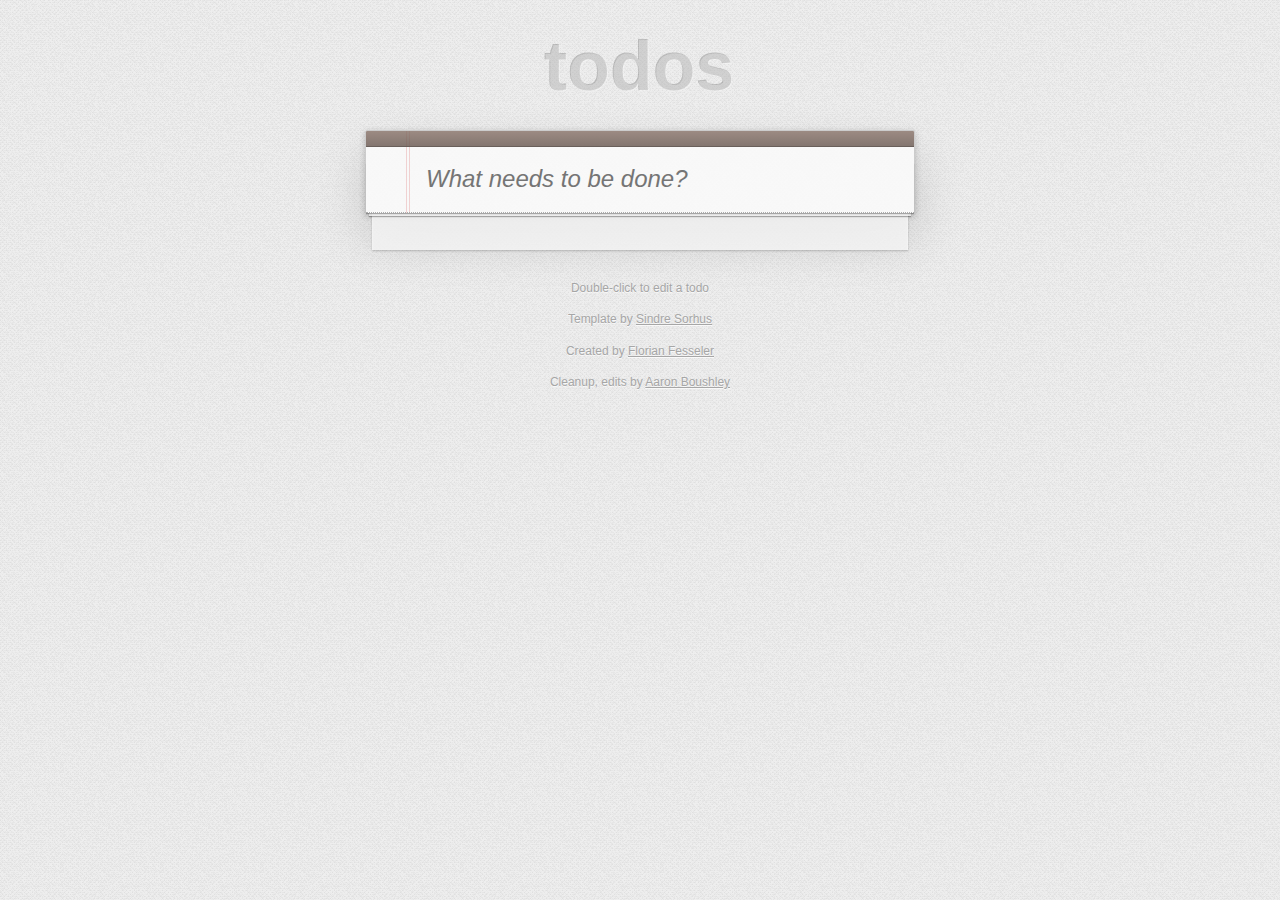
<file: Rx Training Files/Day1/07-Electives/CSharp/VisualStudio/PouchDbSOTW/index.html>
<!doctype html>
<html lang="en">
  <head>
    <meta charset="utf-8">
    <meta http-equiv="X-UA-Compatible" content="IE=edge,chrome=1">
    <title>VanillaJS • TodoMVC</title>
    <link rel="stylesheet" href="style/base.css">
    <!--[if IE]>
      <script src="style/ie.js"></script>
    <![endif]-->
  </head>
  <body>
    <section id="todoapp">
      <header id="header">
	<h1>todos</h1>
	<input id="new-todo" placeholder="What needs to be done?" autofocus>
      </header>
      <section id="main">
	<ul id="todo-list"></ul>
      </section>
      <footer id="footer">
	<span id="todo-count"></span>
        <div id="sync-wrapper">
          <div id="sync-success">Currently syncing</div>
          <div id="sync-error">There was a problem syncing</div>
        </div>
      </footer>
    </section>
      <footer id="info">
          <p>Double-click to edit a todo</p>
          <p>Template by <a href="http://github.com/sindresorhus">Sindre Sorhus</a></p>
          <p>Created by <a href="http://twitter.com/ffesseler">Florian Fesseler</a></p>
          <p>Cleanup, edits by <a href="http://github.com/boushley">Aaron Boushley</a></p>
      </footer>
      <script src="js/pouchdb.js"></script>
    <script src="js/base.js"></script>
    <script src="js/app.js"></script>
    <!--<script src="js/appReactive.js"></script>-->
  </body>
</html>
</file>
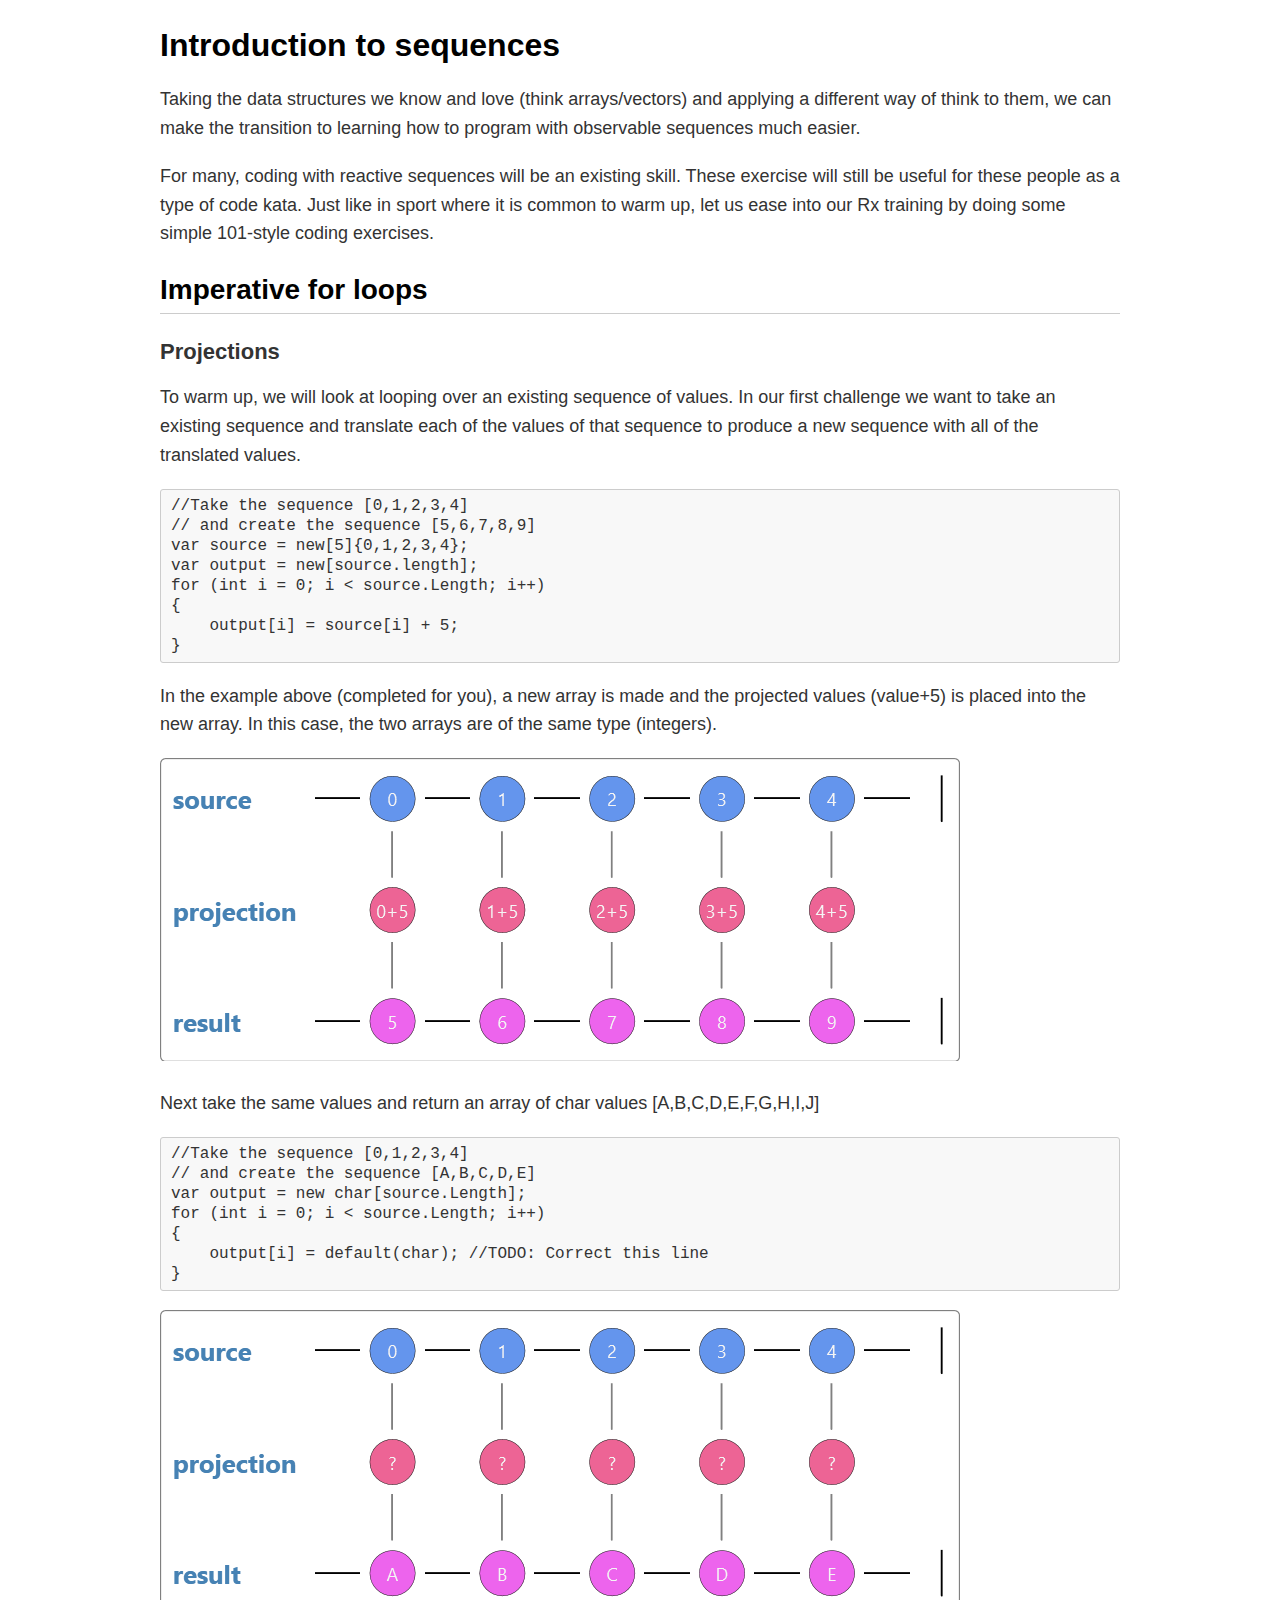
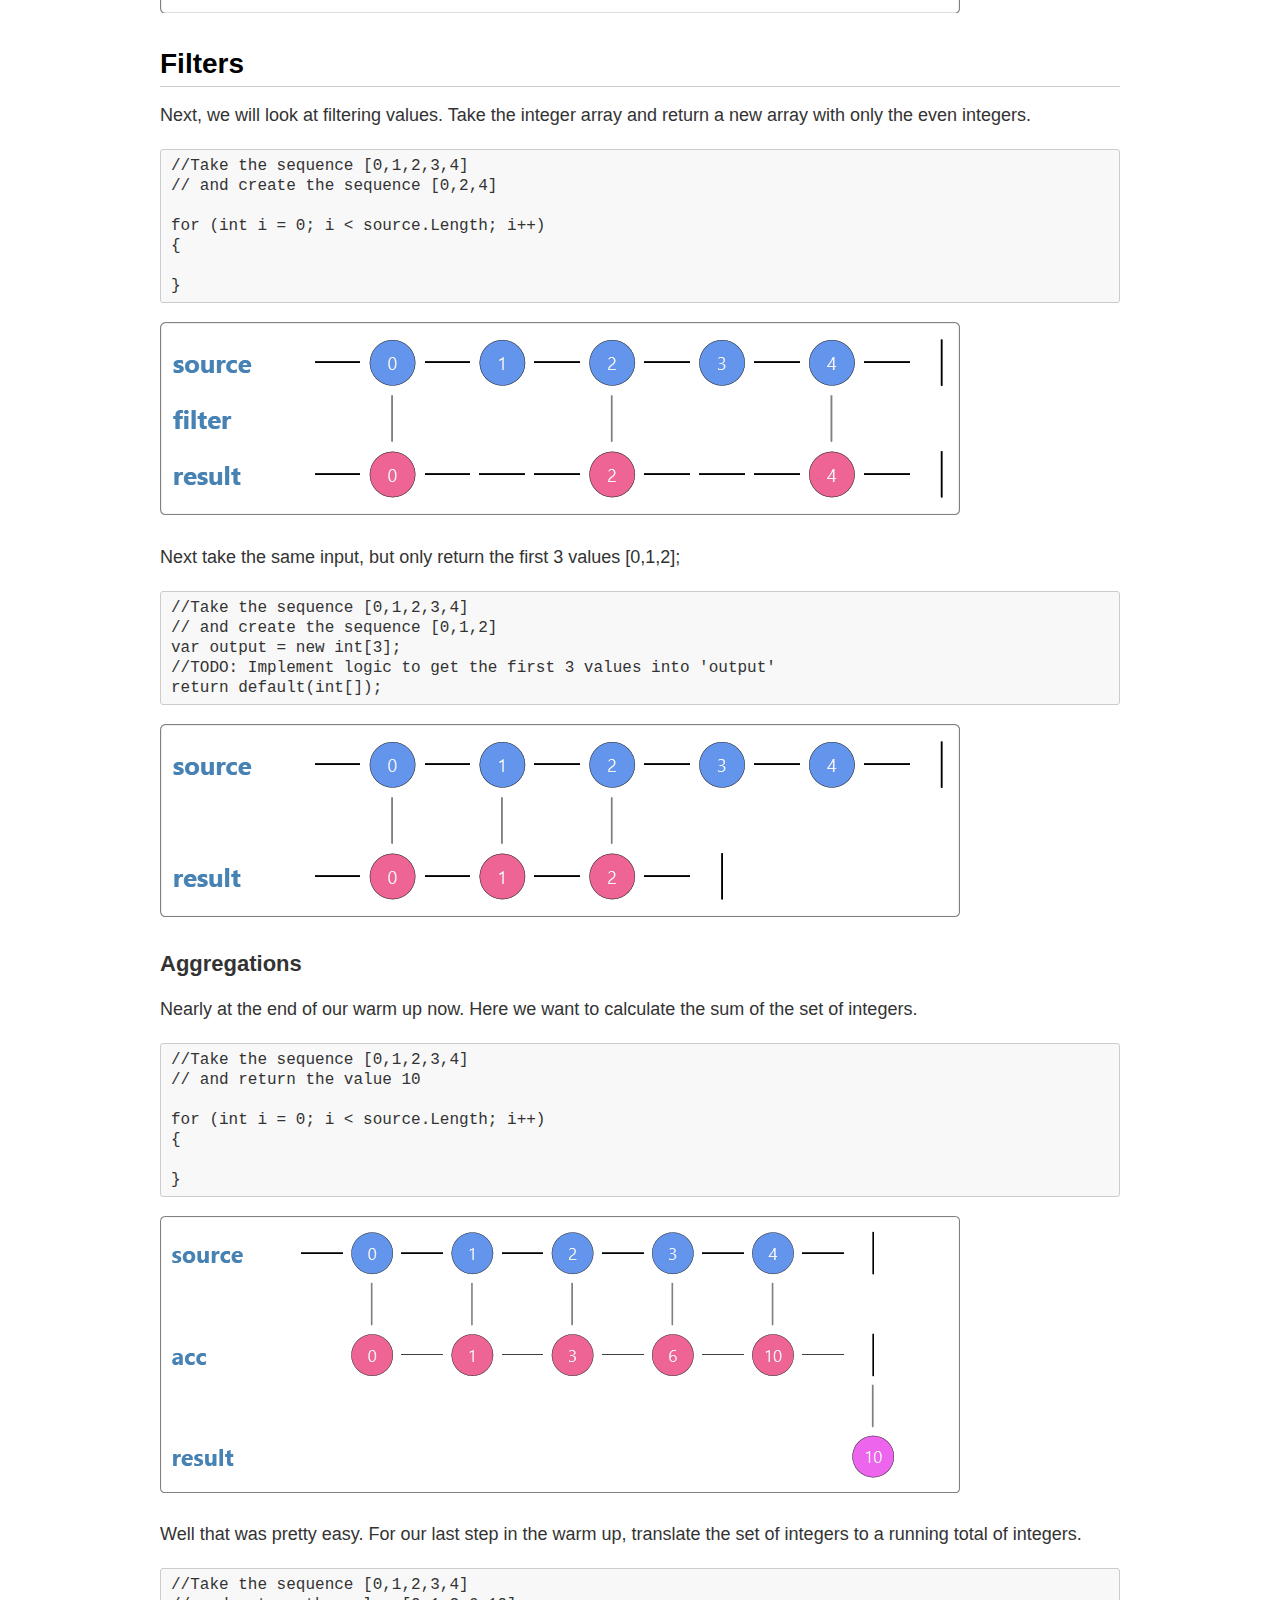
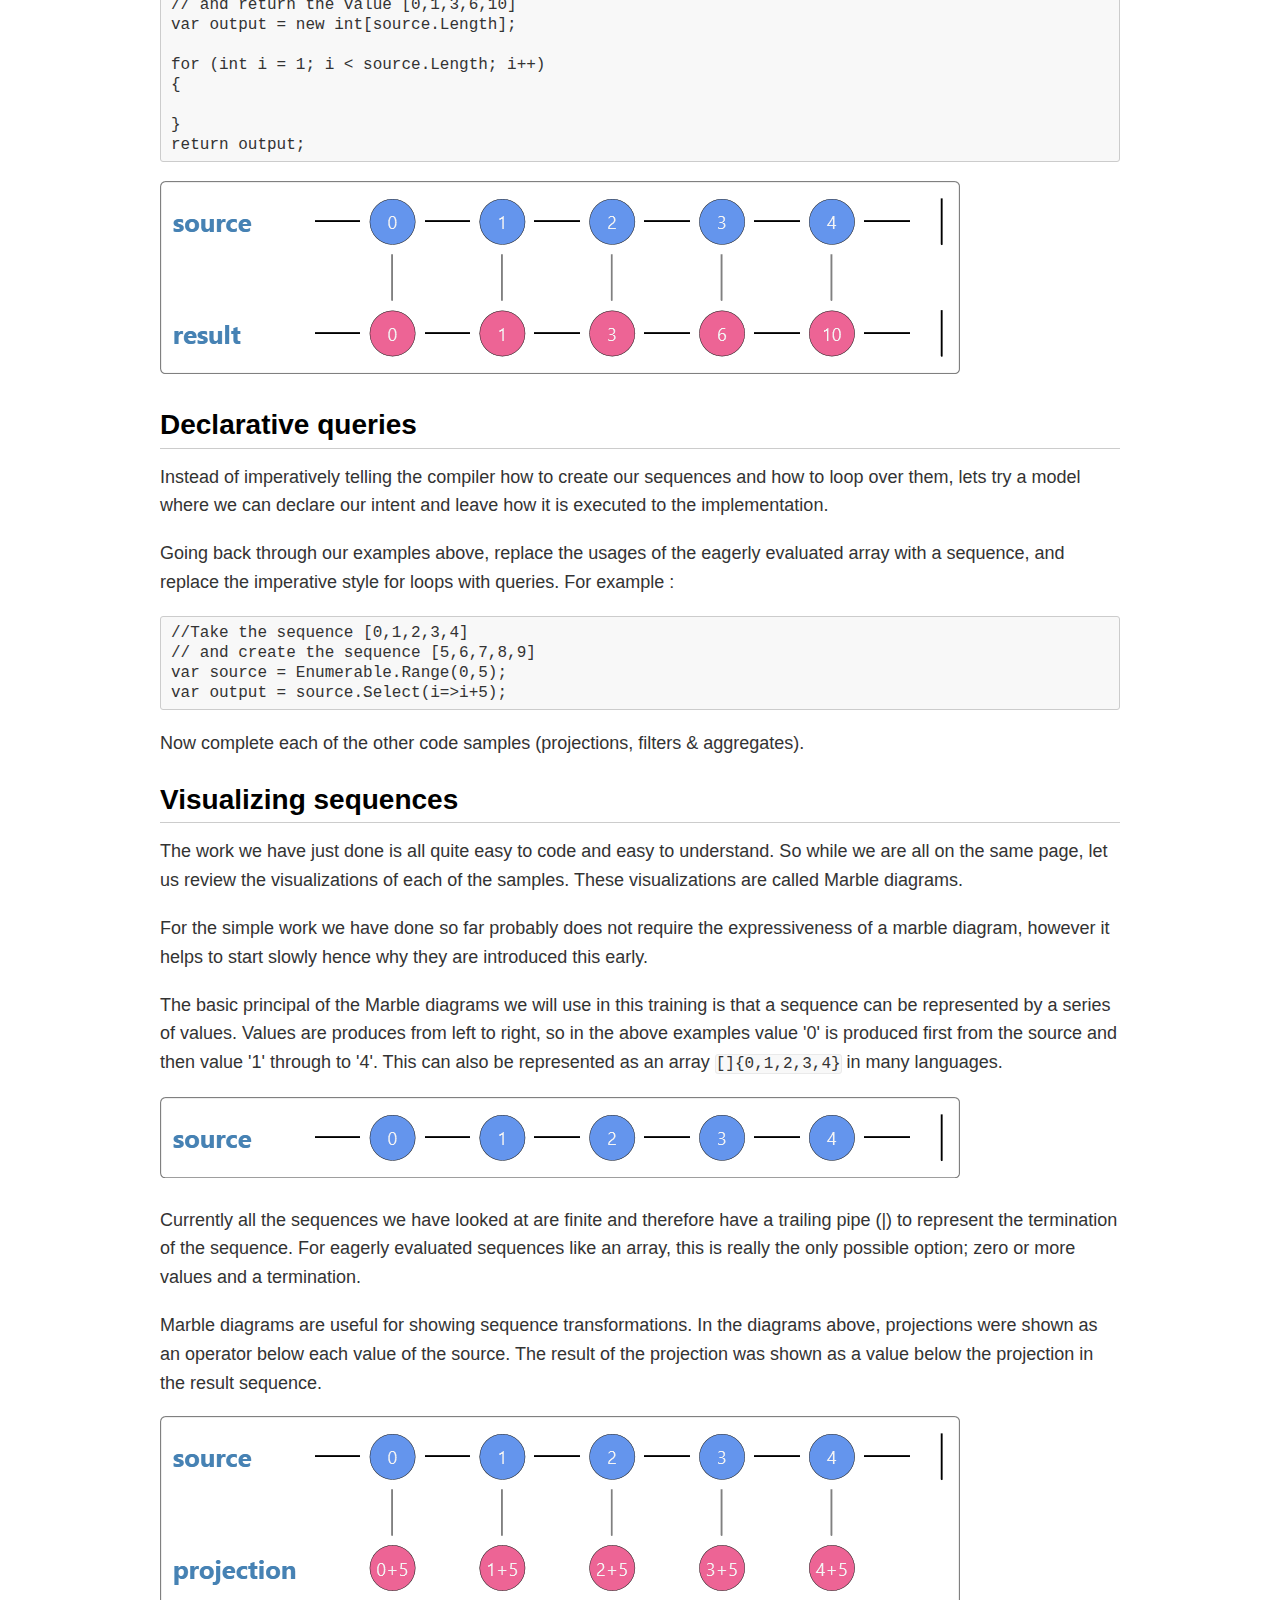
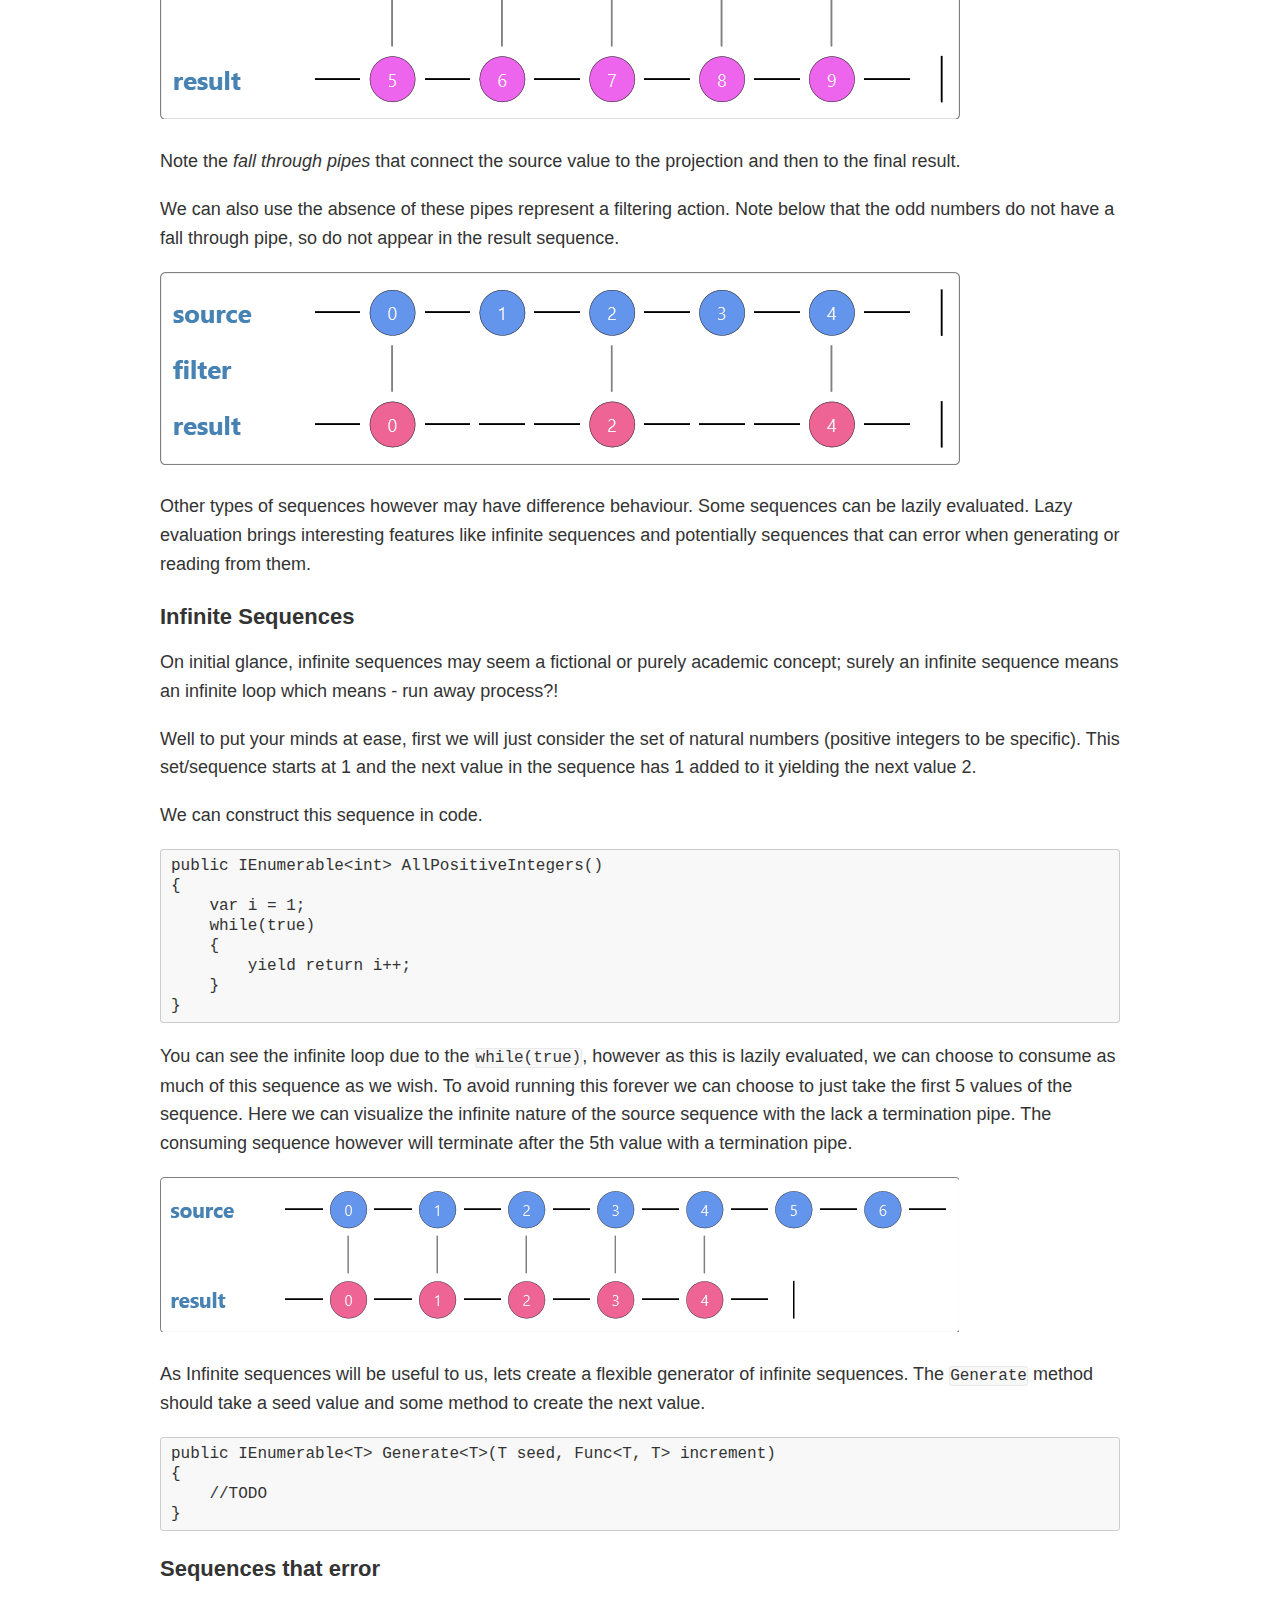
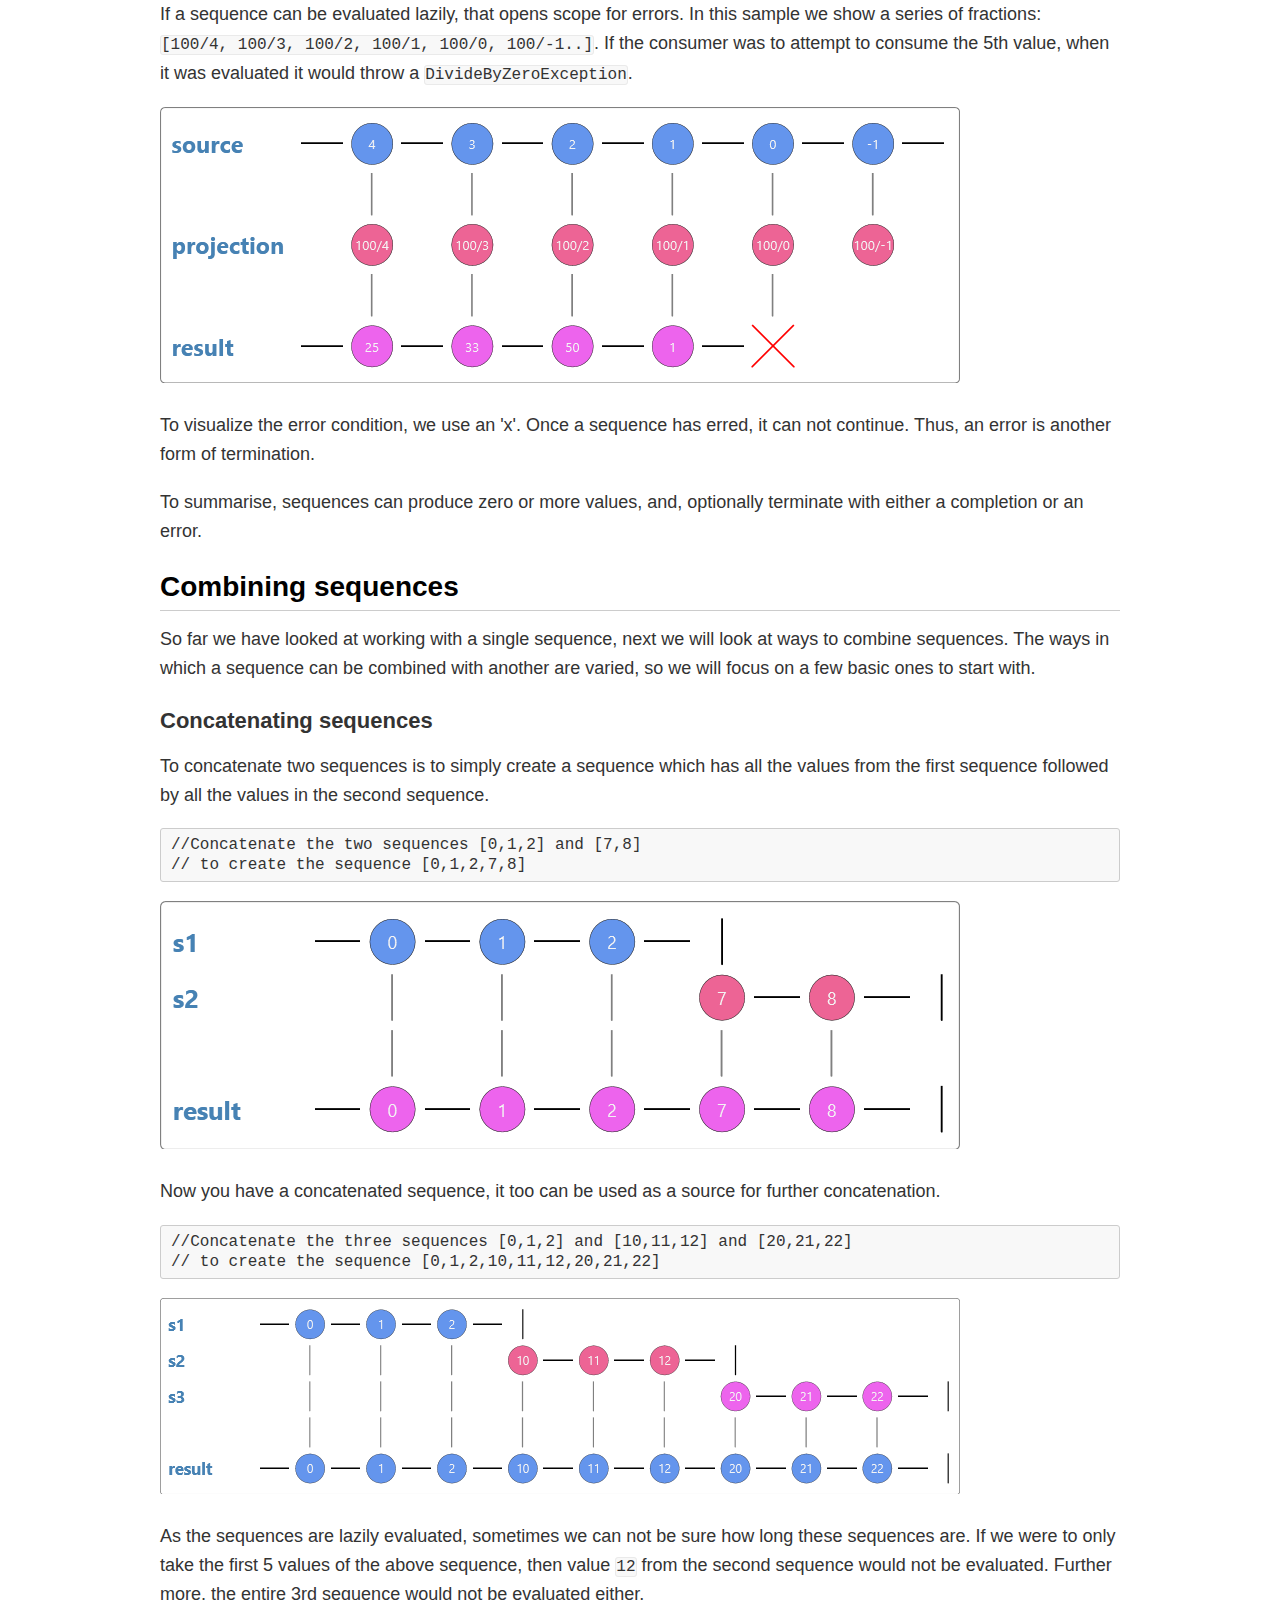
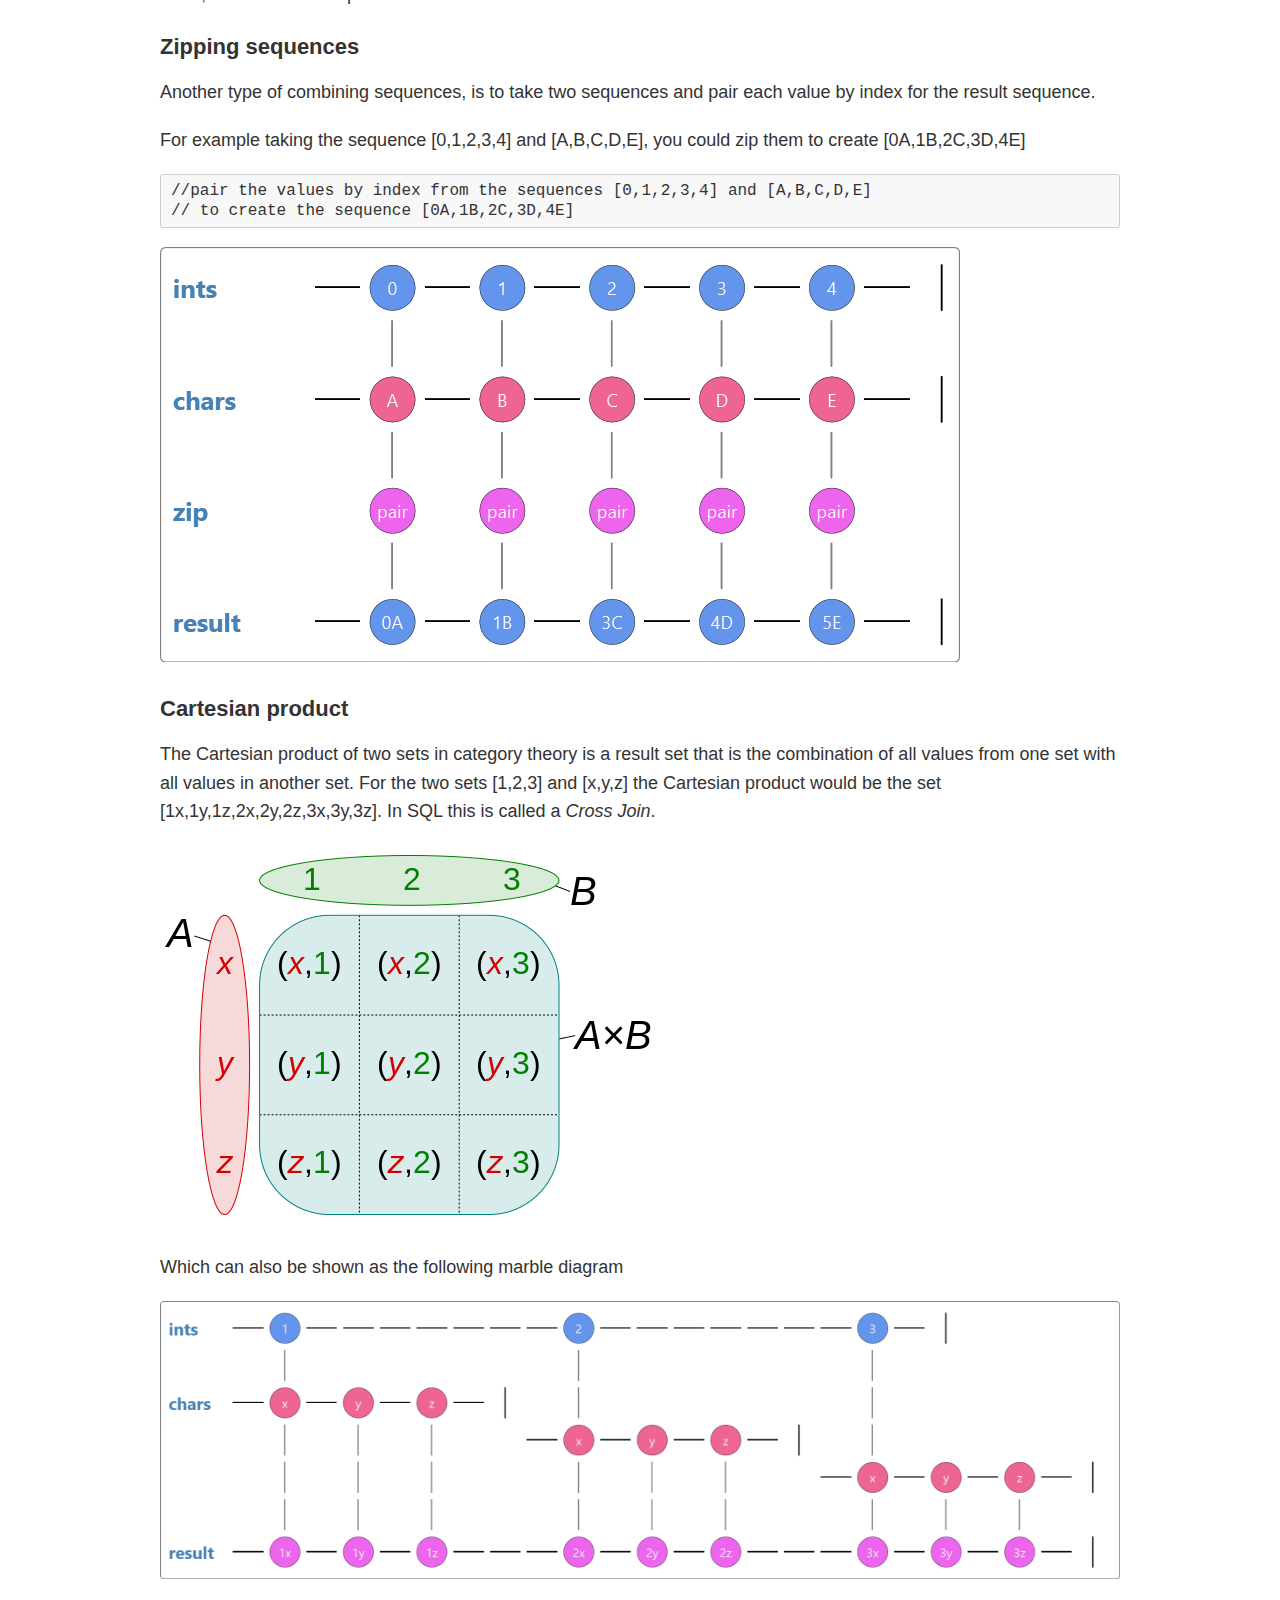
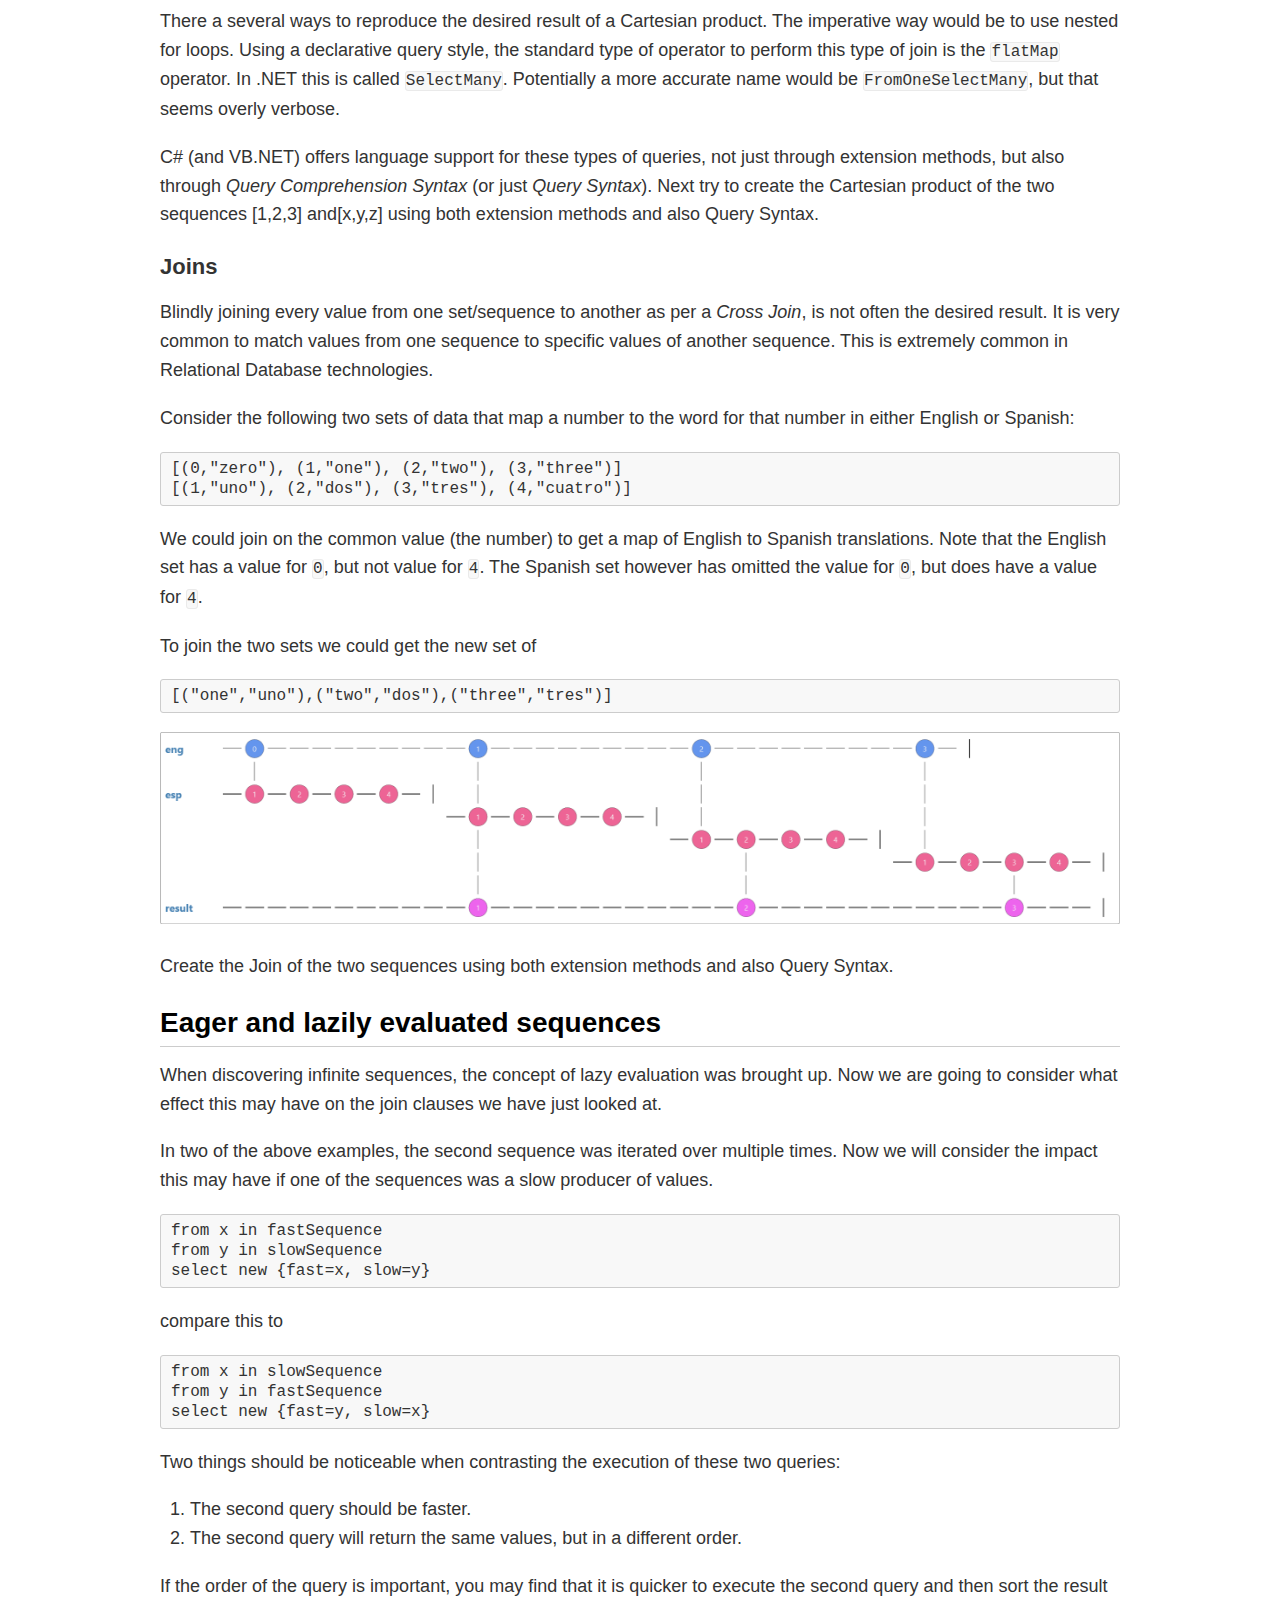
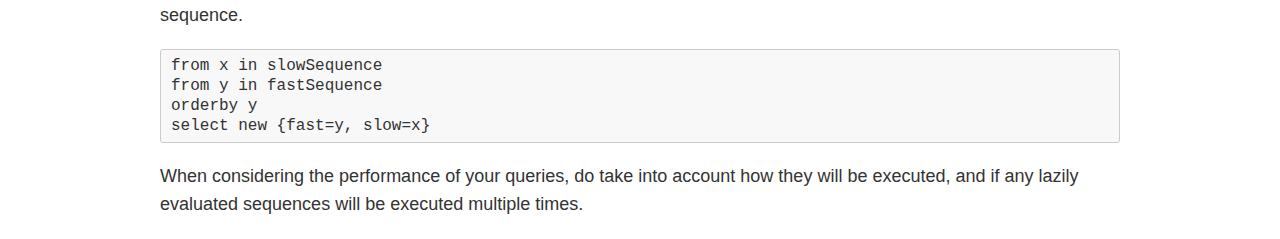
<file: Rx Training Files/Day1/01-Introduction to Sequences/Readme.html>
<!DOCTYPE html>
<html>
<head>
<title>Readme</title>
<meta http-equiv="Content-Type" content="text/html; charset=utf-8" />
<style type="text/css">
/* GitHub stylesheet for MarkdownPad (http://markdownpad.com) */
/* Author: Nicolas Hery - http://nicolashery.com */
/* Version: b13fe65ca28d2e568c6ed5d7f06581183df8f2ff */
/* Source: https://github.com/nicolahery/markdownpad-github */

/* RESET
=============================================================================*/

html, body, div, span, applet, object, iframe, h1, h2, h3, h4, h5, h6, p, blockquote, pre, a, abbr, acronym, address, big, cite, code, del, dfn, em, img, ins, kbd, q, s, samp, small, strike, strong, sub, sup, tt, var, b, u, i, center, dl, dt, dd, ol, ul, li, fieldset, form, label, legend, table, caption, tbody, tfoot, thead, tr, th, td, article, aside, canvas, details, embed, figure, figcaption, footer, header, hgroup, menu, nav, output, ruby, section, summary, time, mark, audio, video {
  margin: 0;
  padding: 0;
  border: 0;
}

/* BODY
=============================================================================*/

body {
  font-family: Helvetica, arial, freesans, clean, sans-serif;
  font-size: 18px;
  line-height: 1.6;
  color: #333;
  background-color: #fff;
  padding: 20px;
  max-width: 960px;
  margin: 0 auto;
}

body>*:first-child {
  margin-top: 0 !important;
}

body>*:last-child {
  margin-bottom: 0 !important;
}

/* BLOCKS
=============================================================================*/

p, blockquote, ul, ol, dl, table, pre {
  margin: 19px 0;
}

/* HEADERS
=============================================================================*/

h1, h2, h3, h4, h5, h6 {
  margin: 20px 0 10px;
  padding: 0;
  font-weight: bold;
  -webkit-font-smoothing: antialiased;
}

h1 tt, h1 code, h2 tt, h2 code, h3 tt, h3 code, h4 tt, h4 code, h5 tt, h5 code, h6 tt, h6 code {
  font-size: inherit;
}

h1 {
  font-size:32px;
  color: #000;
}

h2 {
  font-size: 28px;
  border-bottom: 1px solid #ccc;
  color: #000;
}

h3 {
  font-size: 22px;
}

h4 {
  font-size: 20px;
}

h5 {
  font-size: 18px;
}

h6 {
  color: #777;
  font-size: 18px;
}

body>h2:first-child, body>h1:first-child, body>h1:first-child+h2, body>h3:first-child, body>h4:first-child, body>h5:first-child, body>h6:first-child {
  margin-top: 0;
  padding-top: 0;
}

a:first-child h1, a:first-child h2, a:first-child h3, a:first-child h4, a:first-child h5, a:first-child h6 {
  margin-top: 0;
  padding-top: 0;
}

h1+p, h2+p, h3+p, h4+p, h5+p, h6+p {
  margin-top: 14px;
}

/* LINKS
=============================================================================*/

a {
  color: #4183C4;
  text-decoration: none;
}

a:hover {
  text-decoration: underline;
}

/* LISTS
=============================================================================*/

ul, ol {
  padding-left: 30px;
}

ul li > :first-child, 
ol li > :first-child, 
ul li ul:first-of-type, 
ol li ol:first-of-type, 
ul li ol:first-of-type, 
ol li ul:first-of-type {
  margin-top: 0px;
}

ul ul, ul ol, ol ol, ol ul {
  margin-bottom: 0;
}

dl {
  padding: 0;
}

dl dt {
  font-size: 18px;
  font-weight: bold;
  font-style: italic;
  padding: 0;
  margin: 15px 0 5px;
}

dl dt:first-child {
  padding: 0;
}

dl dt>:first-child {
  margin-top: 0px;
}

dl dt>:last-child {
  margin-bottom: 0px;
}

dl dd {
  margin: 0 0 15px;
  padding: 0 15px;
}

dl dd>:first-child {
  margin-top: 0px;
}

dl dd>:last-child {
  margin-bottom: 0px;
}

/* CODE
=============================================================================*/

pre, code, tt {
  font-size: 16px;
  font-family: Consolas, "Liberation Mono", Courier, monospace;
}

code, tt {
  margin: 0 0px;
  padding: 0px 0px;
  white-space: nowrap;
  border: 1px solid #eaeaea;
  background-color: #f8f8f8;
  border-radius: 3px;
}

pre>code {
  margin: 0;
  padding: 0;
  white-space: pre;
  border: none;
  background: transparent;
}

pre {
  background-color: #f8f8f8;
  border: 1px solid #ccc;
  font-size: 17px;
  line-height: 19px;
  overflow: auto;
  padding: 6px 10px;
  border-radius: 3px;
}

pre code, pre tt {
  background-color: transparent;
  border: none;
}

kbd {
    -moz-border-bottom-colors: none;
    -moz-border-left-colors: none;
    -moz-border-right-colors: none;
    -moz-border-top-colors: none;
    background-color: #DDDDDD;
    background-image: linear-gradient(#F1F1F1, #DDDDDD);
    background-repeat: repeat-x;
    border-color: #DDDDDD #CCCCCC #CCCCCC #DDDDDD;
    border-image: none;
    border-radius: 2px 2px 2px 2px;
    border-style: solid;
    border-width: 1px;
    font-family: "Helvetica Neue",Helvetica,Arial,sans-serif;
    line-height: 10px;
    padding: 1px 4px;
}

/* QUOTES
=============================================================================*/

blockquote {
  border-left: 4px solid #DDD;
  padding: 0 15px;
  color: #777;
}

blockquote>:first-child {
  margin-top: 0px;
}

blockquote>:last-child {
  margin-bottom: 0px;
}

/* HORIZONTAL RULES
=============================================================================*/

hr {
  clear: both;
  margin: 15px 0;
  height: 0px;
  overflow: hidden;
  border: none;
  background: transparent;
  border-bottom: 4px solid #ddd;
  padding: 0;
}

/* TABLES
=============================================================================*/

table th {
  font-weight: bold;
}

table th, table td {
  border: 1px solid #ccc;
  padding: 6px 13px;
}

table tr {
  border-top: 1px solid #ccc;
  background-color: #fff;
}

table tr:nth-child(2n) {
  background-color: #f8f8f8;
}

/* IMAGES
=============================================================================*/

img {
  max-width: 100%
}
</style>
</head>
<body>
<h1>Introduction to sequences</h1>
<p>Taking the data structures we know and love (think arrays/vectors) and applying a different way of think to them, we can make the transition to learning how to program with observable sequences much easier.</p>
<p>For many, coding with reactive sequences will be an existing skill. 
These exercise will still be useful for these people as a type of code kata.
Just like in sport where it is common to warm up, let us ease into our Rx training by doing some simple 101-style coding exercises.</p>
<h2>Imperative for loops</h2>
<h3>Projections</h3>
<p>To warm up, we will look at looping over an existing sequence of values.
In our first challenge we want to take an existing sequence and translate each of the values of that sequence to produce a new sequence with all of the translated values.</p>
<pre><code>//Take the sequence [0,1,2,3,4]
// and create the sequence [5,6,7,8,9]
var source = new[5]{0,1,2,3,4};
var output = new[source.length];
for (int i = 0; i &lt; source.Length; i++)
{
    output[i] = source[i] + 5;
}
</code></pre>

<p>In the example above (completed for you), a new array is made and the projected values (value+5) is placed into the new array.
In this case, the two arrays are of the same type (integers).</p>
<p><img src="./resources/Marble_Add5.png" alt="Marble Diagram of projecting a sequence that adds 5 to the source sequence values" /></p>
<p>Next take the same values and return an array of char values [A,B,C,D,E,F,G,H,I,J]</p>
<pre><code>//Take the sequence [0,1,2,3,4]
// and create the sequence [A,B,C,D,E]
var output = new char[source.Length];
for (int i = 0; i &lt; source.Length; i++)
{
    output[i] = default(char); //TODO: Correct this line
}
</code></pre>

<p><img src="./resources/Marble_IntToChar.png" alt="Marble Diagram of projecting a sequence of integers in to characters" /></p>
<h2>Filters</h2>
<p>Next, we will look at filtering values.
Take the integer array and return a new array with only the even integers.</p>
<pre><code>//Take the sequence [0,1,2,3,4]
// and create the sequence [0,2,4]

for (int i = 0; i &lt; source.Length; i++)
{

}
</code></pre>

<p><img src="./resources/Marble_FilterOdds.png" alt="Marble Diagram of a sequence filtered by odd numbers" /></p>
<p>Next take the same input, but only return the first 3 values [0,1,2];</p>
<pre><code>//Take the sequence [0,1,2,3,4]
// and create the sequence [0,1,2]
var output = new int[3];
//TODO: Implement logic to get the first 3 values into 'output'
return default(int[]);
</code></pre>

<p><img src="./resources/Marble_Take3.png" alt="Marble Diagram of limiting a sequence to the first 3 values" /></p>
<h3>Aggregations</h3>
<p>Nearly at the end of our warm up now. 
Here we want to calculate the sum of the set of integers.</p>
<pre><code>//Take the sequence [0,1,2,3,4]
// and return the value 10

for (int i = 0; i &lt; source.Length; i++)
{

}
</code></pre>

<p><img src="./resources/Marble_Sum.png" alt="Marble Diagram of sequence of integers that projected to a single value of the sequence values" /></p>
<p>Well that was pretty easy. 
For our last step in the warm up, translate the set of integers to a running total of integers.</p>
<pre><code>//Take the sequence [0,1,2,3,4]
// and return the value [0,1,3,6,10]
var output = new int[source.Length];

for (int i = 1; i &lt; source.Length; i++)
{

}
return output;
</code></pre>

<p><img src="./resources/Marble_RunningSum.png" alt="Marble Diagram of projecting a sequence to a running total" /></p>
<h2>Declarative queries</h2>
<p>Instead of imperatively telling the compiler how to create our sequences and how to loop over them, lets try a model where we can declare our intent and leave how it is executed to the implementation.</p>
<p>Going back through our examples above, replace the usages of the eagerly evaluated array with a sequence, and replace the imperative style for loops with queries. For example :</p>
<pre><code>//Take the sequence [0,1,2,3,4]
// and create the sequence [5,6,7,8,9]
var source = Enumerable.Range(0,5);
var output = source.Select(i=&gt;i+5);
</code></pre>

<p>Now complete each of the other code samples (projections, filters &amp; aggregates).</p>
<h2>Visualizing sequences</h2>
<p>The work we have just done is all quite easy to code and easy to understand.
So while we are all on the same page, let us review the visualizations of each of the samples. These visualizations are called Marble diagrams. </p>
<p>For the simple work we have done so far probably does not require the expressiveness of a marble diagram, however it helps to start slowly hence why they are introduced this early. </p>
<p>The basic principal of the Marble diagrams we will use in this training is that a sequence can be represented by a series of values. Values are produces from left to right, so in the above examples value '0' is produced first from the source and then value '1' through to '4'. This can also be represented as an array <code>[]{0,1,2,3,4}</code> in many languages.</p>
<p><img src="./resources/Marble_0to4.png" alt="Marble diagram of a sequence from 0 to 4" /></p>
<p>Currently all the sequences we have looked at are finite and therefore have a trailing pipe (|) to represent the termination of the sequence. For eagerly evaluated sequences like an array, this is really the only possible option; zero or more values and a termination. </p>
<p>Marble diagrams are useful for showing sequence transformations. 
In the diagrams above, projections were shown as an operator below each value of the source. 
The result of the projection was shown as a value below the projection in the result sequence.</p>
<p><img src="./resources/Marble_Add5.png" alt="Marble Diagram of projecting a sequence that adds 5 to the source sequence values" /></p>
<p>Note the <em>fall through pipes</em> that connect the source value to the projection and then to the final result.</p>
<p>We can also use the absence of these pipes represent a filtering action.
Note below that the odd numbers do not have a fall through pipe, so do not appear in the result sequence.</p>
<p><img src="./resources/Marble_FilterOdds.png" alt="Marble Diagram of a sequence filtered by odd numbers" /></p>
<p>Other types of sequences however may have difference behaviour. Some sequences can be lazily evaluated. Lazy evaluation brings interesting features like infinite sequences and potentially sequences that can error when generating or reading from them.</p>
<h3>Infinite Sequences</h3>
<p>On initial glance, infinite sequences may seem a fictional or purely academic concept; surely an infinite sequence means an infinite loop which means - run away process?!</p>
<p>Well to put your minds at ease, first we will just consider the set of natural numbers (positive integers to be specific). This set/sequence starts at 1 and the next value in the sequence has 1 added to it yielding the next value 2.</p>
<p>We can construct this sequence in code.</p>
<pre><code>public IEnumerable&lt;int&gt; AllPositiveIntegers()
{
    var i = 1;
    while(true)
    {
        yield return i++;
    }
}
</code></pre>

<p>You can see the infinite loop due to the <code>while(true)</code>, however as this is lazily evaluated, we can choose to consume as much of this sequence as we wish. To avoid running this forever we can choose to just take the first 5 values of the sequence. Here we can visualize the infinite nature of the source sequence with the lack a termination pipe. The consuming sequence however will terminate after the 5th value with a termination pipe.</p>
<p><img src="./resources/Marble_Take5.png" alt="Marble Diagram of a sequence that only the first 5 values are consumed" /></p>
<p>As Infinite sequences will be useful to us, lets create a flexible generator of infinite sequences. The <code>Generate</code> method should take a seed value and some method to create the next value. </p>
<pre><code>public IEnumerable&lt;T&gt; Generate&lt;T&gt;(T seed, Func&lt;T, T&gt; increment)
{
    //TODO
}
</code></pre>

<h3>Sequences that error</h3>
<p>If a sequence can be evaluated lazily, that opens scope for errors. In this sample we show a series of fractions: <code>[100/4, 100/3, 100/2, 100/1, 100/0, 100/-1..]</code>. If the consumer was to attempt to consume the 5th value, when it was evaluated it would throw a <code>DivideByZeroException</code>.</p>
<p><img src="./resources/Marble_DivideByZero.png" alt="Marble Diagram of projecting a sequence that errors" /></p>
<p>To visualize the error condition, we use an 'x'. Once a sequence has erred, it can not continue. Thus, an error is another form of termination.</p>
<p>To summarise, sequences can produce zero or more values, and, optionally terminate with either a completion or an error.</p>
<h2>Combining sequences</h2>
<p>So far we have looked at working with a single sequence, next we will look at ways to combine sequences. 
The ways in which a sequence can be combined with another are varied, so we will focus on a few basic ones to start with.</p>
<h3>Concatenating sequences</h3>
<p>To concatenate two sequences is to simply create a sequence which has all the values from the first sequence followed by all the values in the second sequence.</p>
<pre><code>//Concatenate the two sequences [0,1,2] and [7,8]
// to create the sequence [0,1,2,7,8]
</code></pre>

<p><img src="./resources/Marble_Concat.png" alt="Marble Diagram of two sequences concatenated" /></p>
<p>Now you have a concatenated sequence, it too can be used as a source for further concatenation.</p>
<pre><code>//Concatenate the three sequences [0,1,2] and [10,11,12] and [20,21,22]
// to create the sequence [0,1,2,10,11,12,20,21,22]
</code></pre>

<p><img src="./resources/Marble_Concat3.png" alt="Marble Diagram of three sequences concatenated" /></p>
<p>As the sequences are lazily evaluated, sometimes we can not be sure how long these sequences are. If we were to only take the first 5 values of the above sequence, then value <code>12</code> from the second sequence would not be evaluated. Further more, the entire 3rd sequence would not be evaluated either. </p>
<h3>Zipping sequences</h3>
<p>Another type of combining sequences, is to take two sequences and pair each value by index for the result sequence.</p>
<p>For example taking the sequence [0,1,2,3,4] and [A,B,C,D,E], you could zip them to create [0A,1B,2C,3D,4E]</p>
<pre><code>//pair the values by index from the sequences [0,1,2,3,4] and [A,B,C,D,E]
// to create the sequence [0A,1B,2C,3D,4E]
</code></pre>

<p><img src="./resources/Marble_Zip.png" alt="Marble Diagram of two sequences zipped" /></p>
<h3>Cartesian product</h3>
<p>The Cartesian product of two sets in category theory is a result set that is the combination of all values from one set with all values in another set. 
For the two sets [1,2,3] and [x,y,z] the Cartesian product would be the set [1x,1y,1z,2x,2y,2z,3x,3y,3z].
In SQL this is called a <em>Cross Join</em>.</p>
<p><img src="./resources/500px-Cartesian_Product_qtl1.svg.png" alt="Cartesian product of the set {1,2,3} and {x,y,z}. Image from http://en.wikipedia.org/wiki/File:Cartesian_Product_qtl1.svg" /></p>
<p>Which can also be shown as the following marble diagram</p>
<p><img src="./resources/Marble_CartesianProduct.png" alt="Marble Diagram of Cartesian product" /></p>
<p>There a several ways to reproduce the desired result of a Cartesian product. 
The imperative way would be to use nested for loops.
Using a declarative query style, the standard type of operator to perform this type of join is the <code>flatMap</code> operator.
In .NET this is called <code>SelectMany</code>.
Potentially a more accurate name would be <code>FromOneSelectMany</code>, but that seems overly verbose.</p>
<p>C# (and VB.NET) offers language support for these types of queries, not just through extension methods, but also through <em>Query Comprehension Syntax</em> (or just <em>Query Syntax</em>).
Next try to create the Cartesian product of the two sequences [1,2,3] and[x,y,z] using both extension methods and also Query Syntax.</p>
<h3>Joins</h3>
<p>Blindly joining every value from one set/sequence to another as per a <em>Cross Join</em>, is not often the desired result.
It is very common to match values from one sequence to specific values of another sequence. 
This is extremely common in Relational Database technologies.</p>
<p>Consider the following two sets of data that map a number to the word for that number in either English or Spanish:</p>
<pre><code>[(0,&quot;zero&quot;), (1,&quot;one&quot;), (2,&quot;two&quot;), (3,&quot;three&quot;)]
[(1,&quot;uno&quot;), (2,&quot;dos&quot;), (3,&quot;tres&quot;), (4,&quot;cuatro&quot;)]
</code></pre>

<p>We could join on the common value (the number) to get a map of English to Spanish translations.
Note that the English set has a value for <code>0</code>, but not value for <code>4</code>. 
The Spanish set however has omitted the value for <code>0</code>, but does have a value for <code>4</code>.</p>
<p>To join the two sets we could get the new set of</p>
<pre><code>[(&quot;one&quot;,&quot;uno&quot;),(&quot;two&quot;,&quot;dos&quot;),(&quot;three&quot;,&quot;tres&quot;)]
</code></pre>

<p><img src="./resources/Marble_Join.png" alt="Marble Diagram of Join" /></p>
<p>Create the Join of the two sequences using both extension methods and also Query Syntax.</p>
<h2>Eager and lazily evaluated sequences</h2>
<p>When discovering infinite sequences, the concept of lazy evaluation was brought up. 
Now we are going to consider what effect this may have on the join clauses we have just looked at.</p>
<p>In two of the above examples, the second sequence was iterated over multiple times.
Now we will consider the impact this may have if one of the sequences was a slow producer of values.</p>
<pre><code>from x in fastSequence
from y in slowSequence
select new {fast=x, slow=y}
</code></pre>

<p>compare this to </p>
<pre><code>from x in slowSequence
from y in fastSequence
select new {fast=y, slow=x}
</code></pre>

<p>Two things should be noticeable when contrasting the execution of these two queries:</p>
<ol>
<li>The second query should be faster.</li>
<li>The second query will return the same values, but in a different order.</li>
</ol>
<p>If the order of the query is important, you may find that it is quicker to execute the second query and then sort the result sequence.</p>
<pre><code>from x in slowSequence
from y in fastSequence
orderby y
select new {fast=y, slow=x}
</code></pre>

<p>When considering the performance of your queries, do take into account how they will be executed, and if any lazily evaluated sequences will be executed multiple times.</p>

</body>
</html>
<!-- This document was created with MarkdownPad, the Markdown editor for Windows (http://markdownpad.com) -->
</file>
<file: Rx Training Files/Day1/07-Electives/CSharp/VisualStudio/PouchDbSOTW/style/base.css>
html,
body {
  margin: 0;
  padding: 0;
}

button {
  margin: 0;
  padding: 0;
  border: 0;
  background: none;
  font-size: 100%;
  vertical-align: baseline;
  font-family: inherit;
  color: inherit;
  -webkit-appearance: none;
  /*-moz-appearance: none;*/
  -ms-appearance: none;
  -o-appearance: none;
  appearance: none;
}

body {
  font: 14px 'Helvetica Neue', Helvetica, Arial, sans-serif;
  line-height: 1.4em;
  background: #eaeaea url('bg.png');
  color: #4d4d4d;
  width: 550px;
  margin: 0 auto;
  -webkit-font-smoothing: antialiased;
  -moz-font-smoothing: antialiased;
  -ms-font-smoothing: antialiased;
  -o-font-smoothing: antialiased;
  font-smoothing: antialiased;
}

#todoapp {
  background: #fff;
  background: rgba(255, 255, 255, 0.9);
  margin: 130px 0 40px 0;
  border: 1px solid #ccc;
  position: relative;
  border-top-left-radius: 2px;
  border-top-right-radius: 2px;
  box-shadow: 0 2px 6px 0 rgba(0, 0, 0, 0.2),
				0 25px 50px 0 rgba(0, 0, 0, 0.15);
}

#todoapp:before {
  content: '';
  border-left: 1px solid #f5d6d6;
  border-right: 1px solid #f5d6d6;
  width: 2px;
  position: absolute;
  top: 0;
  left: 40px;
  height: 100%;
}

#todoapp input::-webkit-input-placeholder {
  font-style: italic;
}

#todoapp input:-moz-placeholder {
  font-style: italic;
  color: #a9a9a9;
}

#todoapp h1 {
  position: absolute;
  top: -120px;
  width: 100%;
  font-size: 70px;
  font-weight: bold;
  text-align: center;
  color: #b3b3b3;
  color: rgba(255, 255, 255, 0.3);
  text-shadow: -1px -1px rgba(0, 0, 0, 0.2);
  -webkit-text-rendering: optimizeLegibility;
  -moz-text-rendering: optimizeLegibility;
  -ms-text-rendering: optimizeLegibility;
  -o-text-rendering: optimizeLegibility;
  text-rendering: optimizeLegibility;
}

#header {
  padding-top: 15px;
  border-radius: inherit;
}

#header:before {
  content: '';
  position: absolute;
  top: 0;
  right: 0;
  left: 0;
  height: 15px;
  z-index: 2;
  border-bottom: 1px solid #6c615c;
  background: #8d7d77;
  background: -webkit-gradient(linear, left top, left bottom, from(rgba(132, 110, 100, 0.8)),to(rgba(101, 84, 76, 0.8)));
  background: -webkit-linear-gradient(top, rgba(132, 110, 100, 0.8), rgba(101, 84, 76, 0.8));
  background: -moz-linear-gradient(top, rgba(132, 110, 100, 0.8), rgba(101, 84, 76, 0.8));
  background: -o-linear-gradient(top, rgba(132, 110, 100, 0.8), rgba(101, 84, 76, 0.8));
  background: -ms-linear-gradient(top, rgba(132, 110, 100, 0.8), rgba(101, 84, 76, 0.8));
  background: linear-gradient(top, rgba(132, 110, 100, 0.8), rgba(101, 84, 76, 0.8));
  filter: progid:DXImageTransform.Microsoft.gradient(GradientType=0,StartColorStr='#9d8b83', EndColorStr='#847670');
  border-top-left-radius: 1px;
  border-top-right-radius: 1px;
}

#new-todo,
.edit {
  position: relative;
  margin: 0;
  width: 100%;
  font-size: 24px;
  font-family: inherit;
  line-height: 1.4em;
  border: 0;
  outline: none;
  color: inherit;
  padding: 6px;
  border: 1px solid #999;
  box-shadow: inset 0 -1px 5px 0 rgba(0, 0, 0, 0.2);
  -webkit-box-sizing: border-box;
  -moz-box-sizing: border-box;
  -ms-box-sizing: border-box;
  -o-box-sizing: border-box;
  box-sizing: border-box;
  -webkit-font-smoothing: antialiased;
  -moz-font-smoothing: antialiased;
  -ms-font-smoothing: antialiased;
  -o-font-smoothing: antialiased;
  font-smoothing: antialiased;
}

#new-todo {
  padding: 16px 16px 16px 60px;
  border: none;
  background: rgba(0, 0, 0, 0.02);
  z-index: 2;
  box-shadow: none;
}

#main {
  position: relative;
  z-index: 2;
  border-top: 1px dotted #adadad;
}

label[for='toggle-all'] {
  display: none;
}

#toggle-all {
  position: absolute;
  top: -42px;
  left: -4px;
  width: 40px;
  text-align: center;
  border: none; /* Mobile Safari */
}

#toggle-all:before {
  content: '»';
  font-size: 28px;
  color: #d9d9d9;
  padding: 0 25px 7px;
}

#toggle-all:checked:before {
  color: #737373;
}

#todo-list {
  margin: 0;
  padding: 0;
  list-style: none;
}

#todo-list li {
  position: relative;
  font-size: 24px;
  border-bottom: 1px dotted #ccc;
}

#todo-list li:last-child {
  border-bottom: none;
}

#todo-list li.editing {
  border-bottom: none;
  padding: 0;
}

#todo-list li.editing .edit {
  display: block;
  width: 506px;
  padding: 13px 17px 12px 17px;
  margin: 0 0 0 43px;
}

#todo-list li.editing .view {
  display: none;
}

#todo-list li .toggle {
  text-align: center;
  width: 40px;
  /* auto, since non-WebKit browsers doesn't support input styling */
  height: auto;
  position: absolute;
  top: 0;
  bottom: 0;
  margin: auto 0;
  border: none; /* Mobile Safari */
  -webkit-appearance: none;
  /*-moz-appearance: none;*/
  -ms-appearance: none;
  -o-appearance: none;
  appearance: none;
}

#todo-list li .toggle:after {
  content: '✔';
  line-height: 43px; /* 40 + a couple of pixels visual adjustment */
  font-size: 20px;
  color: #d9d9d9;
  text-shadow: 0 -1px 0 #bfbfbf;
}

#todo-list li .toggle:checked:after {
  color: #85ada7;
  text-shadow: 0 1px 0 #669991;
  bottom: 1px;
  position: relative;
}

#todo-list li label {
  word-break: break-word;
  padding: 15px;
  margin-left: 45px;
  display: block;
  line-height: 1.2;
  -webkit-transition: color 0.4s;
  -moz-transition: color 0.4s;
  -ms-transition: color 0.4s;
  -o-transition: color 0.4s;
  transition: color 0.4s;
}

#todo-list li.completed label {
  color: #a9a9a9;
  text-decoration: line-through;
}

#todo-list li .destroy {
  display: none;
  position: absolute;
  top: 0;
  right: 10px;
  bottom: 0;
  width: 40px;
  height: 40px;
  margin: auto 0;
  font-size: 22px;
  color: #a88a8a;
  -webkit-transition: all 0.2s;
  -moz-transition: all 0.2s;
  -ms-transition: all 0.2s;
  -o-transition: all 0.2s;
  transition: all 0.2s;
}

#todo-list li .destroy:hover {
  text-shadow: 0 0 1px #000, 0 0 10px rgba(199, 107, 107, 0.8);
  -webkit-transform: scale(1.3);
  -moz-transform: scale(1.3);
  -ms-transform: scale(1.3);
  -o-transform: scale(1.3);
  transform: scale(1.3);
}

#todo-list li .destroy:after {
  content: '✖';
}

#todo-list li:hover .destroy {
  display: block;
}

#todo-list li .edit {
  display: none;
}

#todo-list li.editing:last-child {
  margin-bottom: -1px;
}

#footer {
  color: #777;
  padding: 0 15px;
  position: absolute;
  right: 0;
  bottom: -31px;
  left: 0;
  height: 20px;
  z-index: 1;
}

#footer:before {
  content: '';
  position: absolute;
  right: 0;
  bottom: 31px;
  left: 0;
  height: 50px;
  z-index: -1;
  box-shadow: 0 1px 1px rgba(0, 0, 0, 0.3),
    0 6px 0 -3px rgba(255, 255, 255, 0.8),
    0 7px 1px -3px rgba(0, 0, 0, 0.3),
    0 43px 0 -6px rgba(255, 255, 255, 0.8),
    0 44px 2px -6px rgba(0, 0, 0, 0.2);
}

#todo-count {
  float: left;
  text-align: left;
}

#filters {
  margin: 0;
  padding: 0;
  list-style: none;
  position: absolute;
  right: 0;
  left: 0;
}

#filters li {
  display: inline;
}

#filters li a {
  color: #83756f;
  margin: 2px;
  text-decoration: none;
}

#filters li a.selected {
  font-weight: bold;
}

#clear-completed {
  float: right;
  position: relative;
  line-height: 20px;
  text-decoration: none;
  background: rgba(0, 0, 0, 0.1);
  font-size: 11px;
  padding: 0 10px;
  border-radius: 3px;
  box-shadow: 0 -1px 0 0 rgba(0, 0, 0, 0.2);
}

#clear-completed:hover {
  background: rgba(0, 0, 0, 0.15);
  box-shadow: 0 -1px 0 0 rgba(0, 0, 0, 0.3);
}

#info {
  margin: 65px auto 0;
  color: #a6a6a6;
  font-size: 12px;
  text-shadow: 0 1px 0 rgba(255, 255, 255, 0.7);
  text-align: center;
}

#info a {
  color: inherit;
}

/*
  Hack to remove background from Mobile Safari.
  Can't use it globally since it destroys checkboxes in Firefox and Opera
*/
@media screen and (-webkit-min-device-pixel-ratio:0) {
  #toggle-all,
  #todo-list li .toggle {
    background: none;
  }

  #todo-list li .toggle {
    height: 40px;
  }

  #toggle-all {
    top: -56px;
    left: -15px;
    width: 65px;
    height: 41px;
    -webkit-transform: rotate(90deg);
    transform: rotate(90deg);
    -webkit-appearance: none;
    appearance: none;
  }
}

.hidden{
    display:none;
}

#sync-error, #sync-success {
  display: none;
}

[data-sync-state=syncing] #sync-success {
  display: block;
}

[data-sync-state=error] #sync-error {
  display: block;
}
</file>
